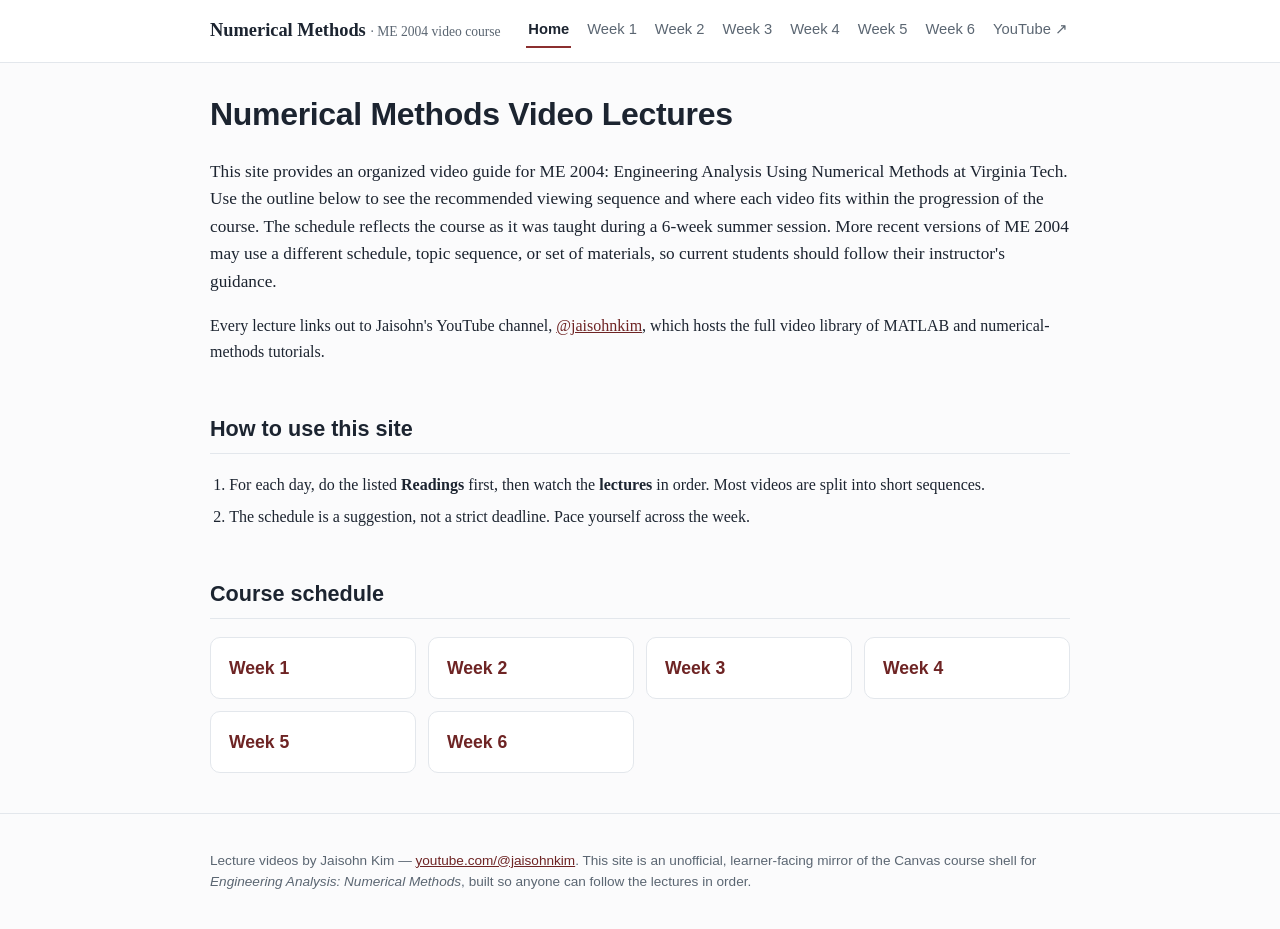
<file: docs/index.html>
<!DOCTYPE html>
<html lang="en">
<head>
<meta charset="UTF-8">
<meta name="viewport" content="width=device-width, initial-scale=1.0">
<title>Home · Numerical Methods (ME 2004)</title>
<meta name="description" content="An unofficial mirror of the ME 2004 Numerical Methods Canvas course shell, organized week by week with links to every lecture video.">
<link rel="stylesheet" href="assets/style.css">
<link rel="icon" href="data:,">
</head>
<body>
<header class="site-header">
  <div class="wrap">
    <a class="brand" href="index.html">Numerical&nbsp;Methods <span>· ME 2004 video course</span></a>
    <nav>
      <a href="index.html" class="active">Home</a>
      <a href="week1.html" class="">Week 1</a>
      <a href="week2.html" class="">Week 2</a>
      <a href="week3.html" class="">Week 3</a>
      <a href="week4.html" class="">Week 4</a>
      <a href="week5.html" class="">Week 5</a>
      <a href="week6.html" class="">Week 6</a>
      <a href="https://www.youtube.com/@jaisohnkim/videos" target="_blank" rel="noopener">YouTube ↗</a>
    </nav>
  </div>
</header>
<main class="wrap">

<section class="hero">
  <h1>Numerical Methods Video Lectures</h1>
  <p class="lede">This site provides an organized video guide for ME 2004: Engineering Analysis Using Numerical Methods at Virginia Tech.
  Use the outline below to see the recommended viewing sequence and where each video fits within the progression of the course.

The schedule reflects the course as it was taught during a 6-week summer session. More recent versions of ME 2004 may use a different schedule, topic sequence, or set of materials, so current students should follow their instructor's guidance.</p>
  <p>Every lecture links out to Jaisohn's YouTube channel,
     <a href="https://www.youtube.com/@jaisohnkim" target="_blank" rel="noopener">@jaisohnkim</a>, which hosts the full video library
     of MATLAB and numerical-methods tutorials.</p>
</section>

<section>
  <h2>How to use this site</h2>
  <ol class="howto">
    <li>For each day, do the listed <strong>Readings</strong> first, then watch the <strong>lectures</strong>
        in order. Most videos are split into short sequences.</li>
    <li>The schedule is a suggestion, not a strict deadline. Pace yourself across the week.</li>
  </ol>
</section>

<section>
  <h2>Course schedule</h2>
  <div class="weekgrid">
    
        <a class="weekcard" href="week1.html">
          <h3>Week 1</h3>
        </a>
        <a class="weekcard" href="week2.html">
          <h3>Week 2</h3>
        </a>
        <a class="weekcard" href="week3.html">
          <h3>Week 3</h3>
        </a>
        <a class="weekcard" href="week4.html">
          <h3>Week 4</h3>
        </a>
        <a class="weekcard" href="week5.html">
          <h3>Week 5</h3>
        </a>
        <a class="weekcard" href="week6.html">
          <h3>Week 6</h3>
        </a>
  </div>
</section>



</main>
<footer class="site-footer">
  <div class="wrap">
    <p>Lecture videos by Jaisohn Kim — <a href="https://www.youtube.com/@jaisohnkim" target="_blank" rel="noopener">youtube.com/@jaisohnkim</a>.
    This site is an unofficial, learner-facing mirror of the Canvas course shell for
    <em>Engineering Analysis: Numerical Methods</em>, built so anyone can follow the lectures in order.</p>
  </div>
</footer>
</body>
</html>
</file>
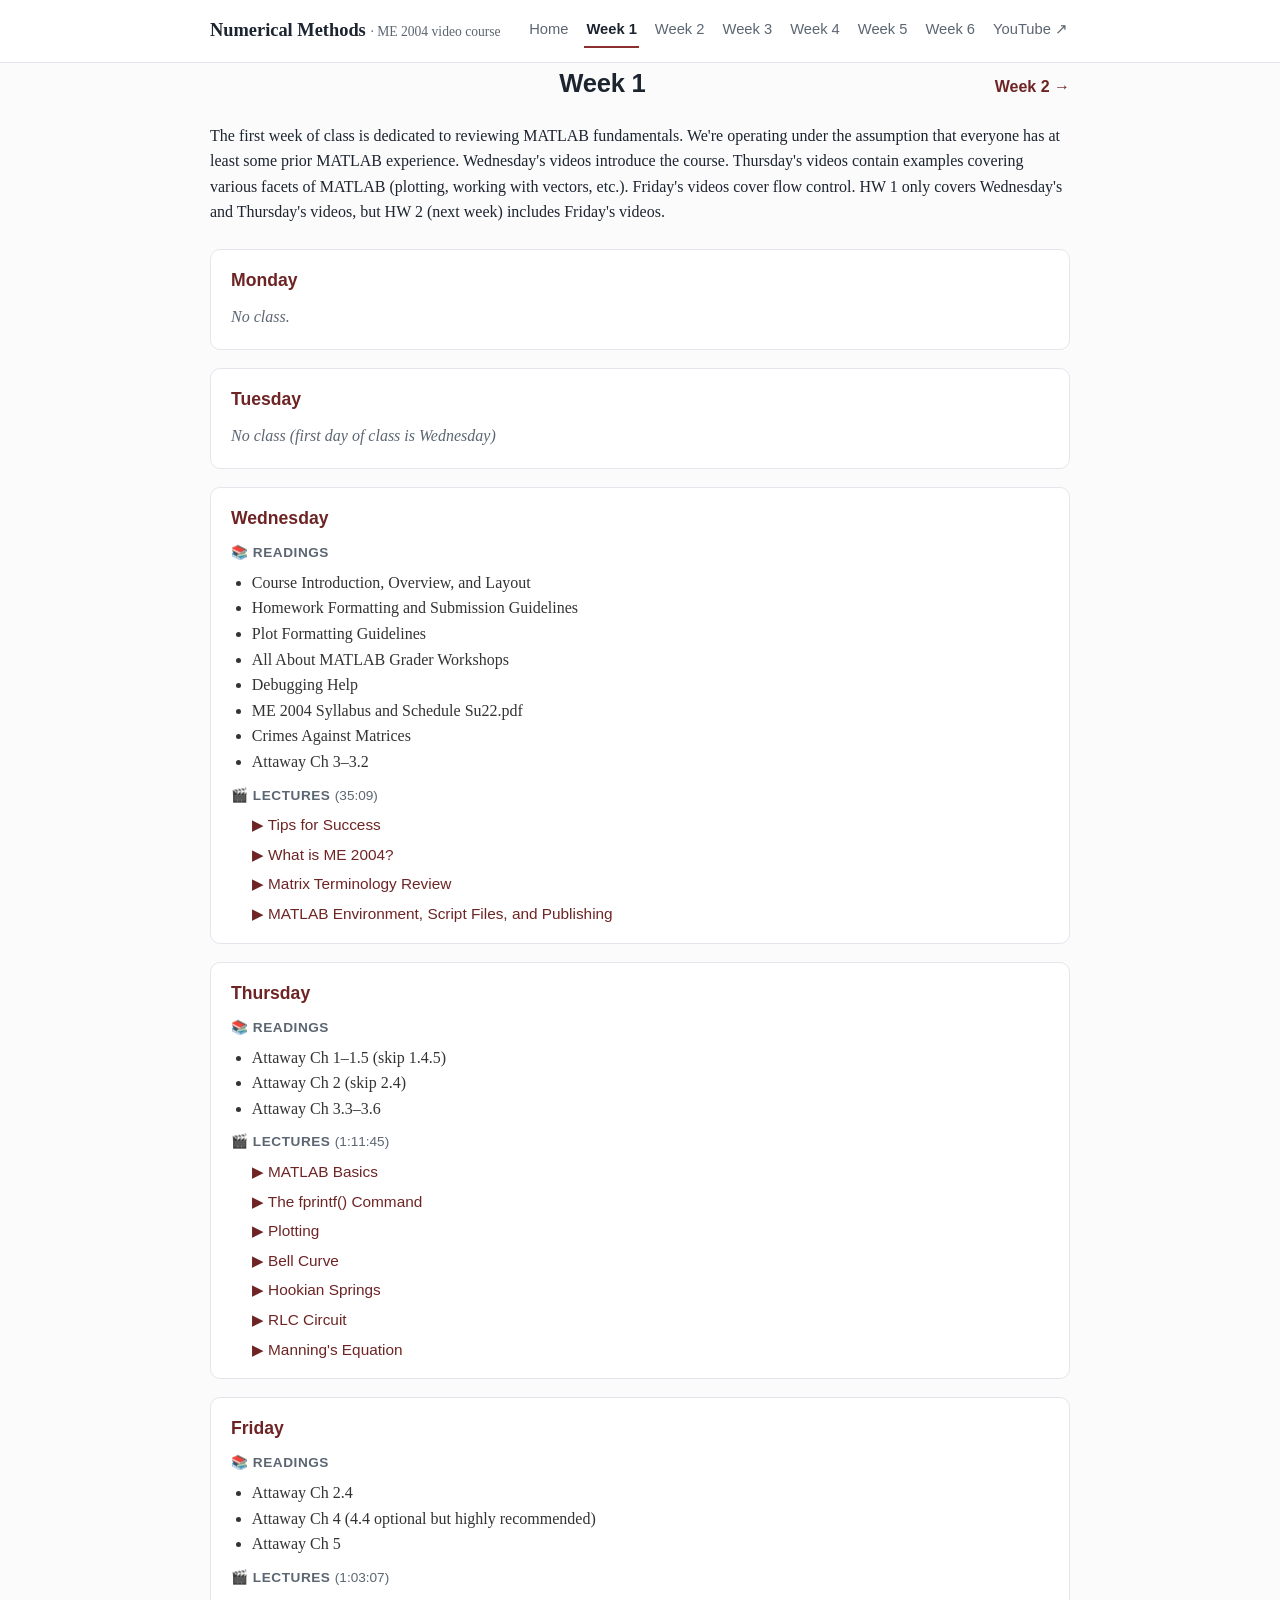
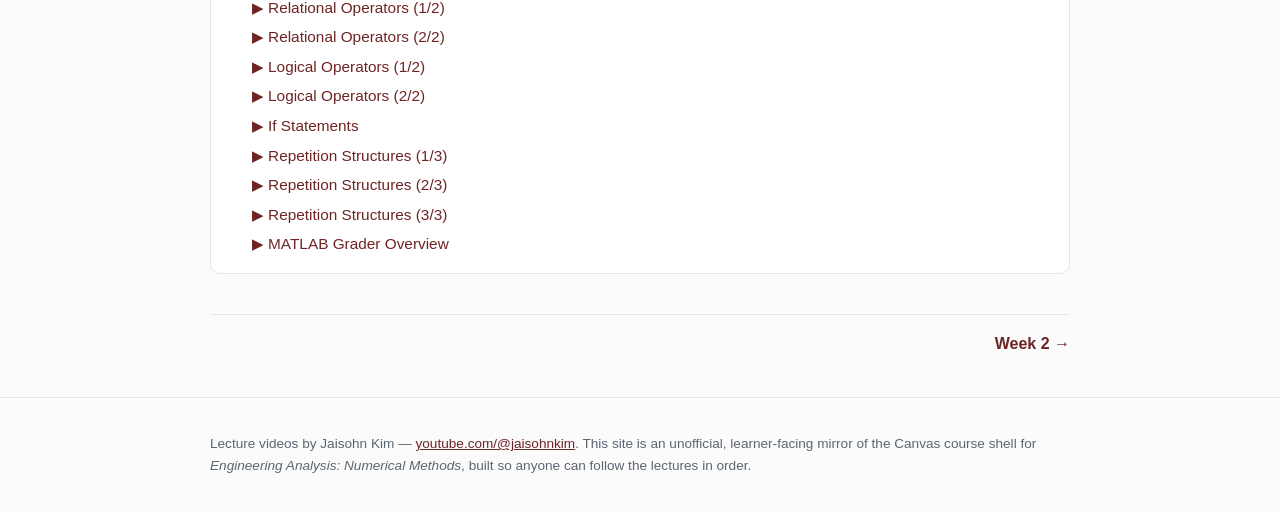
<file: docs/week1.html>
<!DOCTYPE html>
<html lang="en">
<head>
<meta charset="UTF-8">
<meta name="viewport" content="width=device-width, initial-scale=1.0">
<title>Week 1 · Numerical Methods (ME 2004)</title>
<meta name="description" content="Week 1 reading and lecture schedule for ME 2004.">
<link rel="stylesheet" href="assets/style.css">
<link rel="icon" href="data:,">
</head>
<body>
<header class="site-header">
  <div class="wrap">
    <a class="brand" href="index.html">Numerical&nbsp;Methods <span>· ME 2004 video course</span></a>
    <nav>
      <a href="index.html" class="">Home</a>
      <a href="week1.html" class="active">Week 1</a>
      <a href="week2.html" class="">Week 2</a>
      <a href="week3.html" class="">Week 3</a>
      <a href="week4.html" class="">Week 4</a>
      <a href="week5.html" class="">Week 5</a>
      <a href="week6.html" class="">Week 6</a>
      <a href="https://www.youtube.com/@jaisohnkim/videos" target="_blank" rel="noopener">YouTube ↗</a>
    </nav>
  </div>
</header>
<main class="wrap">

<div class="weeknav"><span></span><h1>Week 1</h1><a href="week2.html" class="prevnext">Week 2 →</a></div>
<p class="blurb">The first week of class is dedicated to reviewing MATLAB fundamentals. We&#x27;re operating under
    the assumption that everyone has at least some prior MATLAB experience. Wednesday&#x27;s videos introduce
    the course. Thursday&#x27;s videos contain examples covering various facets of MATLAB (plotting, working
    with vectors, etc.). Friday&#x27;s videos cover flow control. HW 1 only covers Wednesday&#x27;s and Thursday&#x27;s
    videos, but HW 2 (next week) includes Friday&#x27;s videos.</p>

<div class="days">
<article class="day">
<h3>Monday</h3>
<p class="note">No class.</p>
</article>
<article class="day">
<h3>Tuesday</h3>
<p class="note">No class (first day of class is Wednesday)</p>
</article>
<article class="day">
<h3>Wednesday</h3>
<div class="col readings"><h4>📚 Readings</h4><ul>
<li>Course Introduction, Overview, and Layout</li>
<li>Homework Formatting and Submission Guidelines</li>
<li>Plot Formatting Guidelines</li>
<li>All About MATLAB Grader Workshops</li>
<li>Debugging Help</li>
<li>ME 2004 Syllabus and Schedule Su22.pdf</li>
<li>Crimes Against Matrices</li>
<li>Attaway Ch 3–3.2</li>
</ul></div>
<div class="col lectures"><h4>🎬 Lectures <span class="dur">(35:09)</span></h4>
<ul class="videos">
<li><a href="https://www.youtube.com/watch?v=xTyHBlfpBPI" target="_blank" rel="noopener">▶ Tips for Success</a></li>
<li><a href="https://www.youtube.com/watch?v=2wmRbFlLDec" target="_blank" rel="noopener">▶ What is ME 2004?</a></li>
<li><a href="https://www.youtube.com/watch?v=OwTsm3aCQMY" target="_blank" rel="noopener">▶ Matrix Terminology Review</a></li>
<li><a href="https://www.youtube.com/watch?v=qx6NQAIx7-Y" target="_blank" rel="noopener">▶ MATLAB Environment, Script Files, and Publishing</a></li>
</ul>
</div>
</article>
<article class="day">
<h3>Thursday</h3>
<div class="col readings"><h4>📚 Readings</h4><ul>
<li>Attaway Ch 1–1.5 (skip 1.4.5)</li>
<li>Attaway Ch 2 (skip 2.4)</li>
<li>Attaway Ch 3.3–3.6</li>
</ul></div>
<div class="col lectures"><h4>🎬 Lectures <span class="dur">(1:11:45)</span></h4>
<ul class="videos">
<li><a href="https://www.youtube.com/watch?v=mw-zAnGnEsM" target="_blank" rel="noopener">▶ MATLAB Basics</a></li>
<li><a href="https://www.youtube.com/watch?v=P0X3iDqHYRw" target="_blank" rel="noopener">▶ The fprintf() Command</a></li>
<li><a href="https://www.youtube.com/watch?v=1bgfMs_44NE" target="_blank" rel="noopener">▶ Plotting</a></li>
<li><a href="https://www.youtube.com/watch?v=mWJWb-uBwaU" target="_blank" rel="noopener">▶ Bell Curve</a></li>
<li><a href="https://www.youtube.com/watch?v=1RgVqHmqwZo" target="_blank" rel="noopener">▶ Hookian Springs</a></li>
<li><a href="https://www.youtube.com/watch?v=X4wmyrQUi-8" target="_blank" rel="noopener">▶ RLC Circuit</a></li>
<li><a href="https://www.youtube.com/watch?v=Q2Qkd1mnGAc" target="_blank" rel="noopener">▶ Manning&#x27;s Equation</a></li>
</ul>
</div>
</article>
<article class="day">
<h3>Friday</h3>
<div class="col readings"><h4>📚 Readings</h4><ul>
<li>Attaway Ch 2.4</li>
<li>Attaway Ch 4 (4.4 optional but highly recommended)</li>
<li>Attaway Ch 5</li>
</ul></div>
<div class="col lectures"><h4>🎬 Lectures <span class="dur">(1:03:07)</span></h4>
<ul class="videos">
<li><a href="https://www.youtube.com/watch?v=_RPRt4Dxlm8" target="_blank" rel="noopener">▶ Relational Operators (1/2)</a></li>
<li><a href="https://www.youtube.com/watch?v=Z_kzlvlARck" target="_blank" rel="noopener">▶ Relational Operators (2/2)</a></li>
<li><a href="https://www.youtube.com/watch?v=lLunlQi5QA8" target="_blank" rel="noopener">▶ Logical Operators (1/2)</a></li>
<li><a href="https://www.youtube.com/watch?v=2IUnjWjjw1o" target="_blank" rel="noopener">▶ Logical Operators (2/2)</a></li>
<li><a href="https://www.youtube.com/watch?v=nhtbycofPCc" target="_blank" rel="noopener">▶ If Statements</a></li>
<li><a href="https://www.youtube.com/watch?v=B4xDHuwgyvs" target="_blank" rel="noopener">▶ Repetition Structures (1/3)</a></li>
<li><a href="https://www.youtube.com/watch?v=1Nbu6rU4VEQ" target="_blank" rel="noopener">▶ Repetition Structures (2/3)</a></li>
<li><a href="https://www.youtube.com/watch?v=YUBkeC8fchw" target="_blank" rel="noopener">▶ Repetition Structures (3/3)</a></li>
<li><a href="https://www.youtube.com/watch?v=WHYLlmw4wO8" target="_blank" rel="noopener">▶ MATLAB Grader Overview</a></li>
</ul>
</div>
</article>
</div>
<div class="weeknav bottom"><span></span><a href="week2.html" class="prevnext">Week 2 →</a></div>

</main>
<footer class="site-footer">
  <div class="wrap">
    <p>Lecture videos by Jaisohn Kim — <a href="https://www.youtube.com/@jaisohnkim" target="_blank" rel="noopener">youtube.com/@jaisohnkim</a>.
    This site is an unofficial, learner-facing mirror of the Canvas course shell for
    <em>Engineering Analysis: Numerical Methods</em>, built so anyone can follow the lectures in order.</p>
  </div>
</footer>
</body>
</html>
</file>
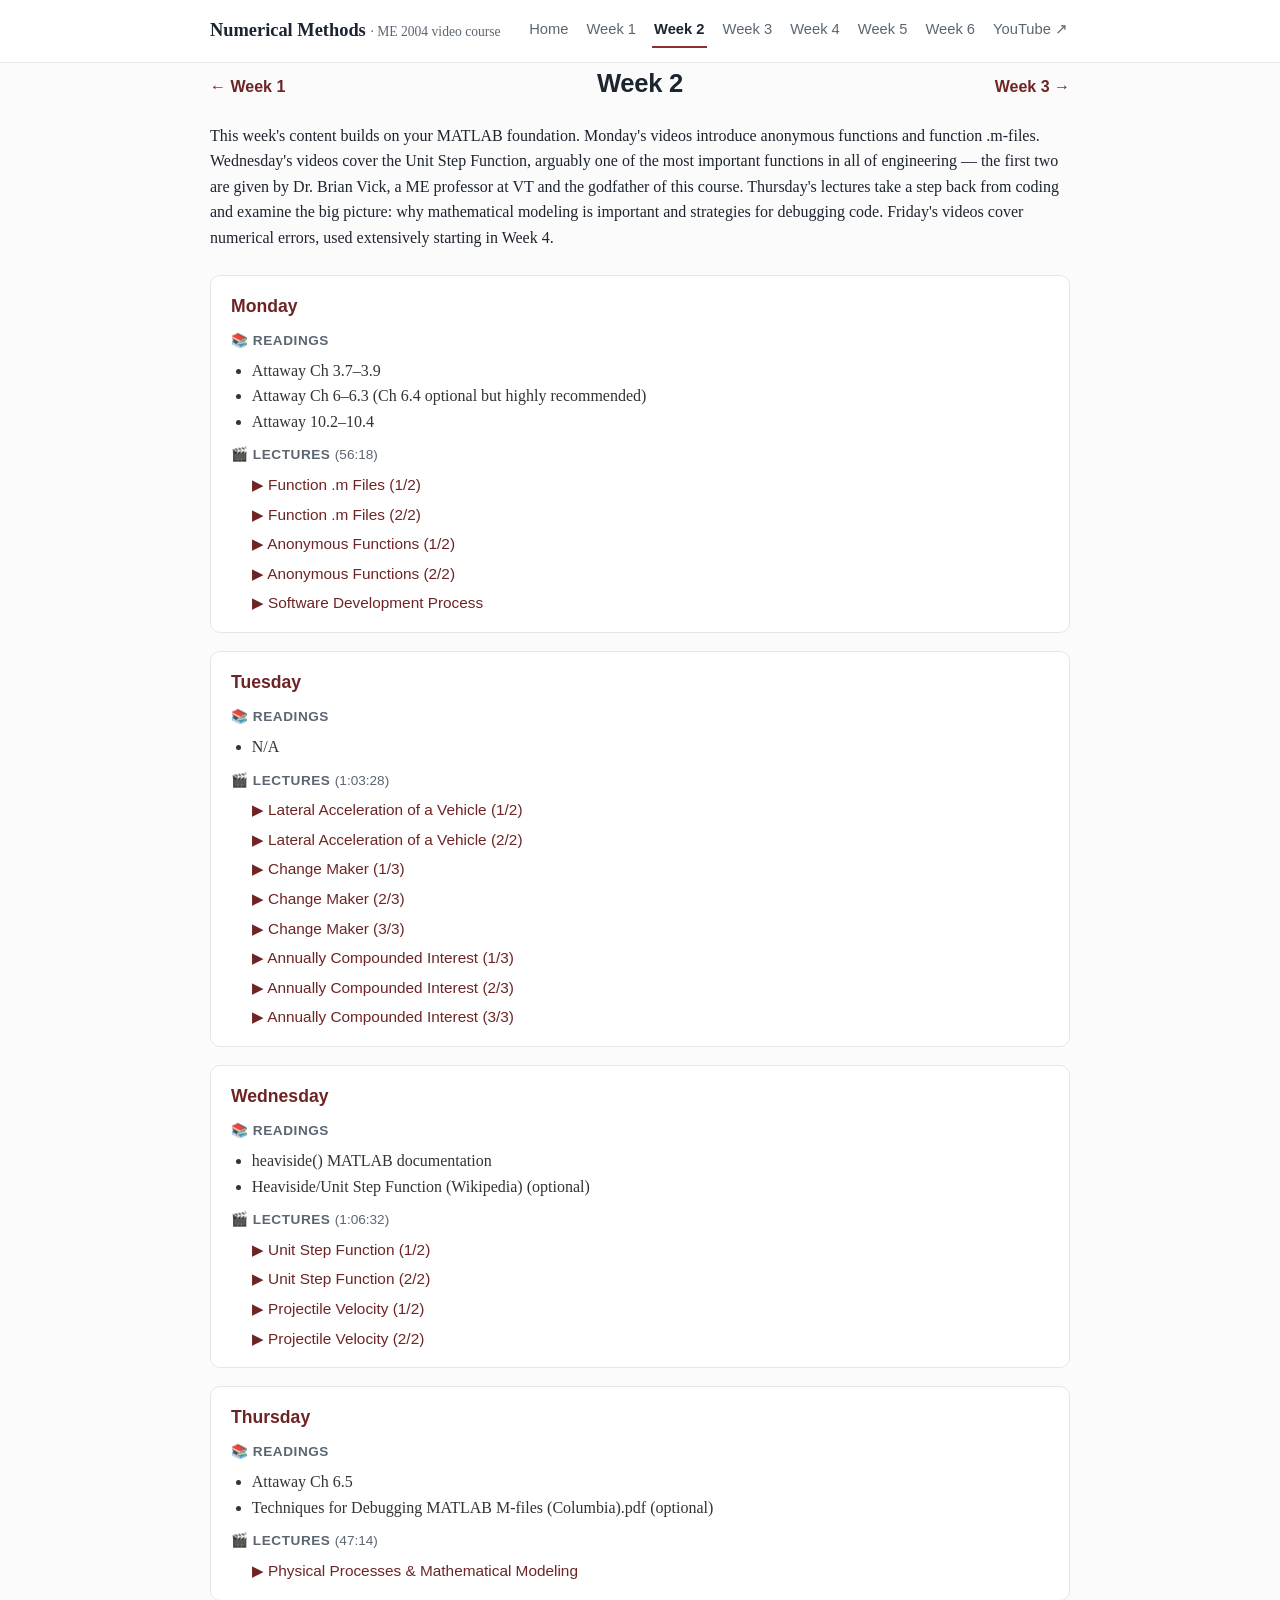
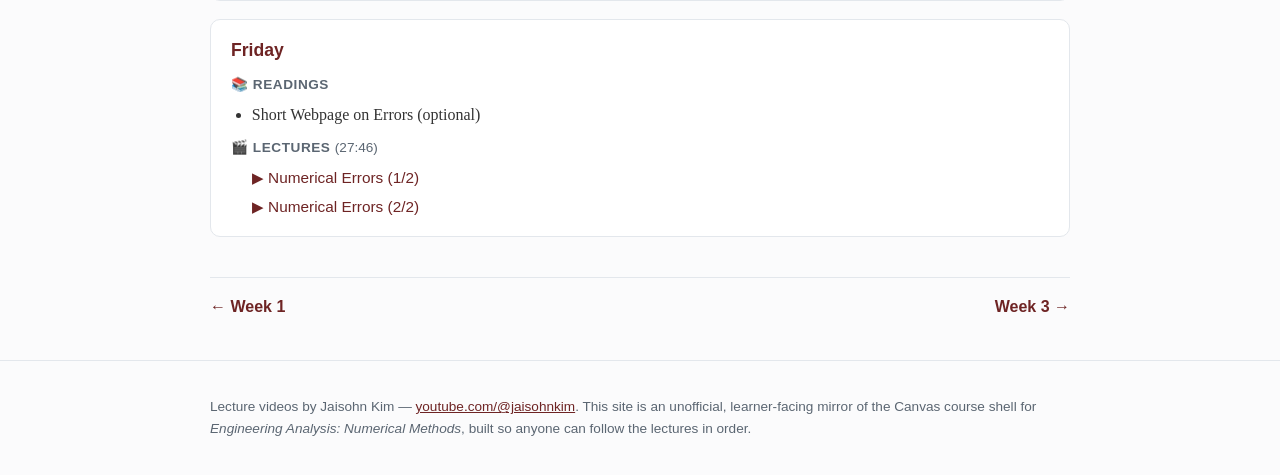
<file: docs/week2.html>
<!DOCTYPE html>
<html lang="en">
<head>
<meta charset="UTF-8">
<meta name="viewport" content="width=device-width, initial-scale=1.0">
<title>Week 2 · Numerical Methods (ME 2004)</title>
<meta name="description" content="Week 2 reading and lecture schedule for ME 2004.">
<link rel="stylesheet" href="assets/style.css">
<link rel="icon" href="data:,">
</head>
<body>
<header class="site-header">
  <div class="wrap">
    <a class="brand" href="index.html">Numerical&nbsp;Methods <span>· ME 2004 video course</span></a>
    <nav>
      <a href="index.html" class="">Home</a>
      <a href="week1.html" class="">Week 1</a>
      <a href="week2.html" class="active">Week 2</a>
      <a href="week3.html" class="">Week 3</a>
      <a href="week4.html" class="">Week 4</a>
      <a href="week5.html" class="">Week 5</a>
      <a href="week6.html" class="">Week 6</a>
      <a href="https://www.youtube.com/@jaisohnkim/videos" target="_blank" rel="noopener">YouTube ↗</a>
    </nav>
  </div>
</header>
<main class="wrap">

<div class="weeknav"><a href="week1.html" class="prevnext">← Week 1</a><h1>Week 2</h1><a href="week3.html" class="prevnext">Week 3 →</a></div>
<p class="blurb">This week&#x27;s content builds on your MATLAB foundation. Monday&#x27;s videos introduce anonymous
    functions and function .m-files. Wednesday&#x27;s videos cover the Unit Step Function, arguably one of the
    most important functions in all of engineering — the first two are given by Dr. Brian Vick, a ME
    professor at VT and the godfather of this course. Thursday&#x27;s lectures take a step back from coding and
    examine the big picture: why mathematical modeling is important and strategies for debugging code.
    Friday&#x27;s videos cover numerical errors, used extensively starting in Week 4.</p>

<div class="days">
<article class="day">
<h3>Monday</h3>
<div class="col readings"><h4>📚 Readings</h4><ul>
<li>Attaway Ch 3.7–3.9</li>
<li>Attaway Ch 6–6.3 (Ch 6.4 optional but highly recommended)</li>
<li>Attaway 10.2–10.4</li>
</ul></div>
<div class="col lectures"><h4>🎬 Lectures <span class="dur">(56:18)</span></h4>
<ul class="videos">
<li><a href="https://www.youtube.com/watch?v=uLVJNrlBW5Y" target="_blank" rel="noopener">▶ Function .m Files (1/2)</a></li>
<li><a href="https://www.youtube.com/watch?v=dxRRl6Yh8-c" target="_blank" rel="noopener">▶ Function .m Files (2/2)</a></li>
<li><a href="https://www.youtube.com/watch?v=qHTfGIqK04k" target="_blank" rel="noopener">▶ Anonymous Functions (1/2)</a></li>
<li><a href="https://www.youtube.com/watch?v=KRb4Oetbkq4" target="_blank" rel="noopener">▶ Anonymous Functions (2/2)</a></li>
<li><a href="https://www.youtube.com/watch?v=9mIsWGLMF4Y" target="_blank" rel="noopener">▶ Software Development Process</a></li>
</ul>
</div>
</article>
<article class="day">
<h3>Tuesday</h3>
<div class="col readings"><h4>📚 Readings</h4><ul>
<li>N/A</li>
</ul></div>
<div class="col lectures"><h4>🎬 Lectures <span class="dur">(1:03:28)</span></h4>
<ul class="videos">
<li><a href="https://www.youtube.com/watch?v=3m1gJ-L7dHo" target="_blank" rel="noopener">▶ Lateral Acceleration of a Vehicle (1/2)</a></li>
<li><a href="https://www.youtube.com/watch?v=qY0aqMuFT3c" target="_blank" rel="noopener">▶ Lateral Acceleration of a Vehicle (2/2)</a></li>
<li><a href="https://www.youtube.com/watch?v=pFCVttATL50" target="_blank" rel="noopener">▶ Change Maker (1/3)</a></li>
<li><a href="https://www.youtube.com/watch?v=pZDU1fHA4OA" target="_blank" rel="noopener">▶ Change Maker (2/3)</a></li>
<li><a href="https://www.youtube.com/watch?v=OWD5sttUU88" target="_blank" rel="noopener">▶ Change Maker (3/3)</a></li>
<li><a href="https://www.youtube.com/watch?v=OAiG-dX6dcQ" target="_blank" rel="noopener">▶ Annually Compounded Interest (1/3)</a></li>
<li><a href="https://www.youtube.com/watch?v=dzzYXya9s64" target="_blank" rel="noopener">▶ Annually Compounded Interest (2/3)</a></li>
<li><a href="https://www.youtube.com/watch?v=PMoi8QR-fDs" target="_blank" rel="noopener">▶ Annually Compounded Interest (3/3)</a></li>
</ul>
</div>
</article>
<article class="day">
<h3>Wednesday</h3>
<div class="col readings"><h4>📚 Readings</h4><ul>
<li>heaviside() MATLAB documentation</li>
<li>Heaviside/Unit Step Function (Wikipedia) (optional)</li>
</ul></div>
<div class="col lectures"><h4>🎬 Lectures <span class="dur">(1:06:32)</span></h4>
<ul class="videos">
<li><a href="https://www.youtube.com/watch?v=G3txcntNZWQ" target="_blank" rel="noopener">▶ Unit Step Function (1/2)</a></li>
<li><a href="https://www.youtube.com/watch?v=U5Jx2N0ezG4" target="_blank" rel="noopener">▶ Unit Step Function (2/2)</a></li>
<li><a href="https://www.youtube.com/watch?v=QiqcFKPIwWQ" target="_blank" rel="noopener">▶ Projectile Velocity (1/2)</a></li>
<li><a href="https://www.youtube.com/watch?v=LXTBGlS3KBM" target="_blank" rel="noopener">▶ Projectile Velocity (2/2)</a></li>
</ul>
</div>
</article>
<article class="day">
<h3>Thursday</h3>
<div class="col readings"><h4>📚 Readings</h4><ul>
<li>Attaway Ch 6.5</li>
<li>Techniques for Debugging MATLAB M-files (Columbia).pdf (optional)</li>
</ul></div>
<div class="col lectures"><h4>🎬 Lectures <span class="dur">(47:14)</span></h4>
<ul class="videos">
<li><a href="https://www.youtube.com/watch?v=bHg7_d_D0_8" target="_blank" rel="noopener">▶ Physical Processes &amp; Mathematical Modeling</a></li>
</ul>
</div>
</article>
<article class="day">
<h3>Friday</h3>
<div class="col readings"><h4>📚 Readings</h4><ul>
<li>Short Webpage on Errors (optional)</li>
</ul></div>
<div class="col lectures"><h4>🎬 Lectures <span class="dur">(27:46)</span></h4>
<ul class="videos">
<li><a href="https://www.youtube.com/watch?v=b1CFNSR3f40" target="_blank" rel="noopener">▶ Numerical Errors (1/2)</a></li>
<li><a href="https://www.youtube.com/watch?v=03Lg60MTSdM" target="_blank" rel="noopener">▶ Numerical Errors (2/2)</a></li>
</ul>
</div>
</article>
</div>
<div class="weeknav bottom"><a href="week1.html" class="prevnext">← Week 1</a><a href="week3.html" class="prevnext">Week 3 →</a></div>

</main>
<footer class="site-footer">
  <div class="wrap">
    <p>Lecture videos by Jaisohn Kim — <a href="https://www.youtube.com/@jaisohnkim" target="_blank" rel="noopener">youtube.com/@jaisohnkim</a>.
    This site is an unofficial, learner-facing mirror of the Canvas course shell for
    <em>Engineering Analysis: Numerical Methods</em>, built so anyone can follow the lectures in order.</p>
  </div>
</footer>
</body>
</html>
</file>
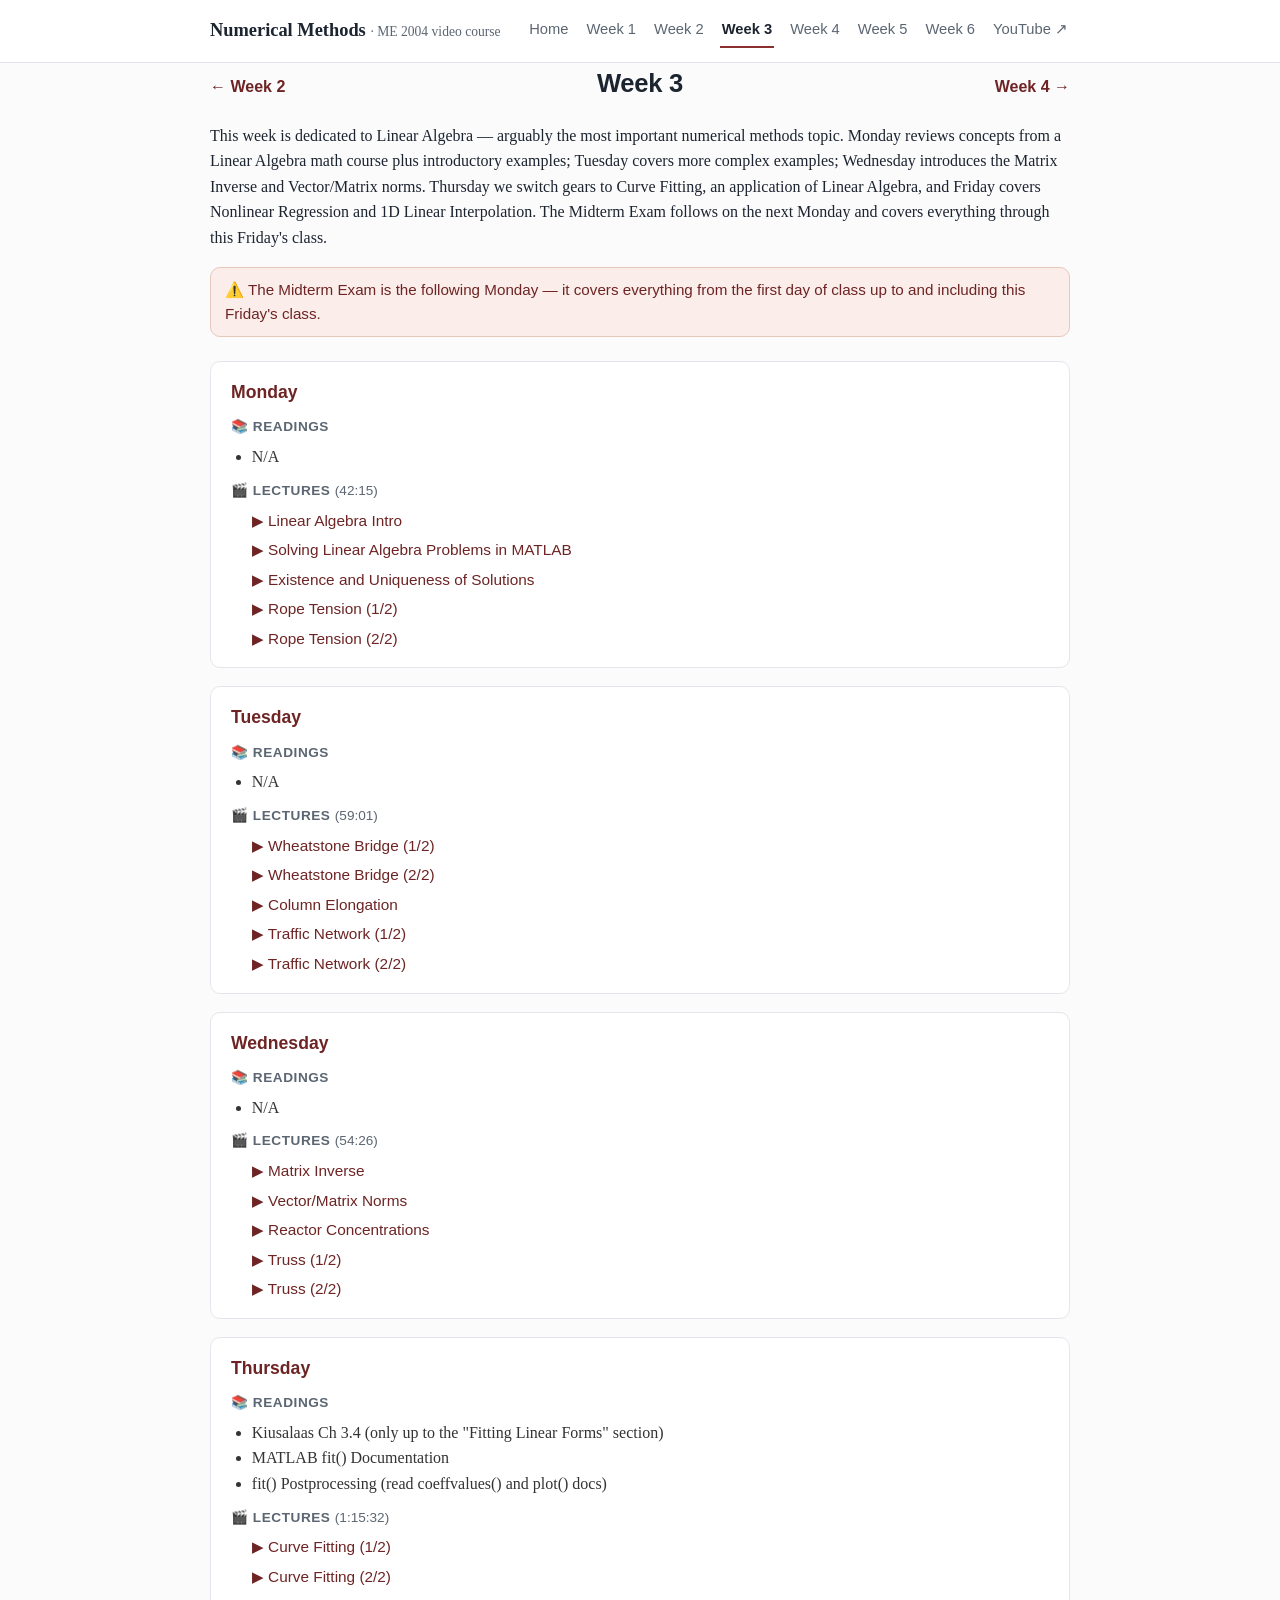
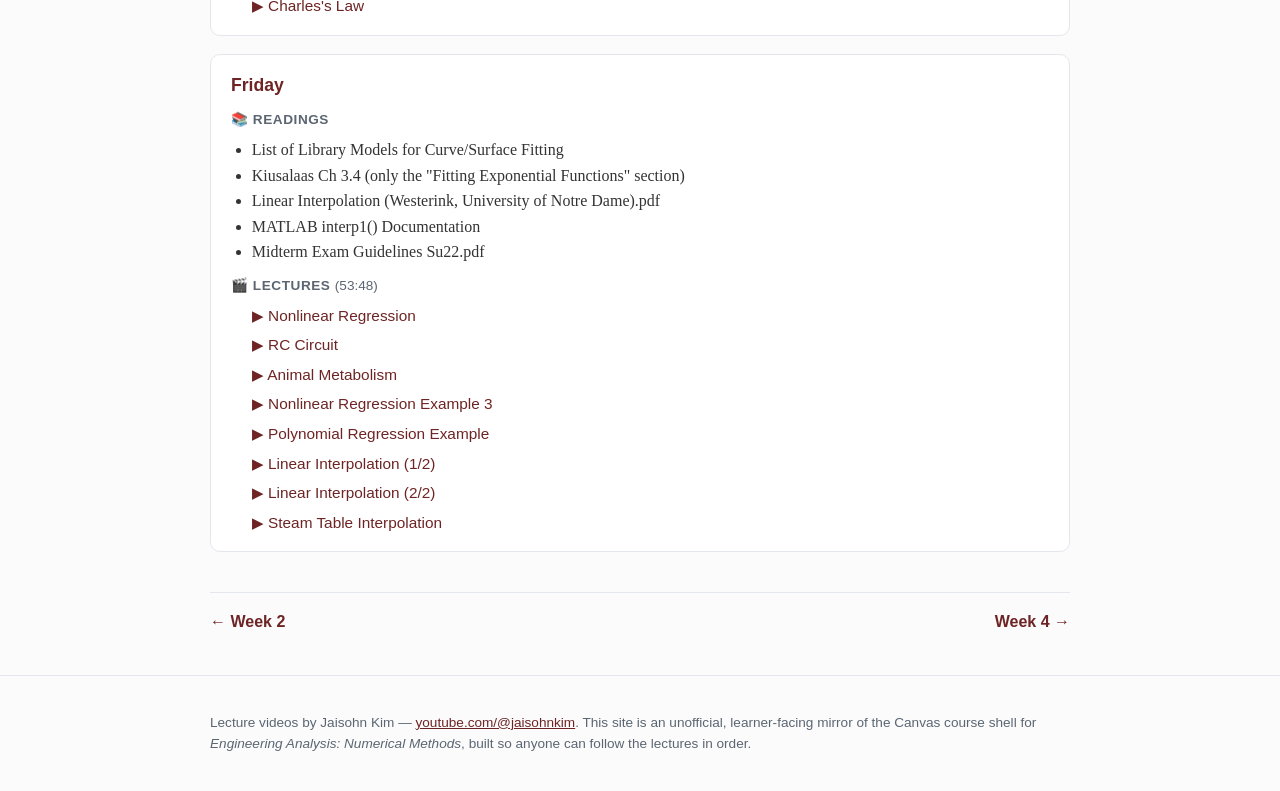
<file: docs/week3.html>
<!DOCTYPE html>
<html lang="en">
<head>
<meta charset="UTF-8">
<meta name="viewport" content="width=device-width, initial-scale=1.0">
<title>Week 3 · Numerical Methods (ME 2004)</title>
<meta name="description" content="Week 3 reading and lecture schedule for ME 2004.">
<link rel="stylesheet" href="assets/style.css">
<link rel="icon" href="data:,">
</head>
<body>
<header class="site-header">
  <div class="wrap">
    <a class="brand" href="index.html">Numerical&nbsp;Methods <span>· ME 2004 video course</span></a>
    <nav>
      <a href="index.html" class="">Home</a>
      <a href="week1.html" class="">Week 1</a>
      <a href="week2.html" class="">Week 2</a>
      <a href="week3.html" class="active">Week 3</a>
      <a href="week4.html" class="">Week 4</a>
      <a href="week5.html" class="">Week 5</a>
      <a href="week6.html" class="">Week 6</a>
      <a href="https://www.youtube.com/@jaisohnkim/videos" target="_blank" rel="noopener">YouTube ↗</a>
    </nav>
  </div>
</header>
<main class="wrap">

<div class="weeknav"><a href="week2.html" class="prevnext">← Week 2</a><h1>Week 3</h1><a href="week4.html" class="prevnext">Week 4 →</a></div>
<p class="blurb">This week is dedicated to Linear Algebra — arguably the most important numerical methods
    topic. Monday reviews concepts from a Linear Algebra math course plus introductory examples; Tuesday
    covers more complex examples; Wednesday introduces the Matrix Inverse and Vector/Matrix norms.
    Thursday we switch gears to Curve Fitting, an application of Linear Algebra, and Friday covers
    Nonlinear Regression and 1D Linear Interpolation. The Midterm Exam follows on the next Monday and
    covers everything through this Friday&#x27;s class.</p>
<p class="callout">⚠️ The Midterm Exam is the following Monday — it covers everything from the first day of class up to and including this Friday&#x27;s class.</p>
<div class="days">
<article class="day">
<h3>Monday</h3>
<div class="col readings"><h4>📚 Readings</h4><ul>
<li>N/A</li>
</ul></div>
<div class="col lectures"><h4>🎬 Lectures <span class="dur">(42:15)</span></h4>
<ul class="videos">
<li><a href="https://www.youtube.com/watch?v=JJgJZzDawNo" target="_blank" rel="noopener">▶ Linear Algebra Intro</a></li>
<li><a href="https://www.youtube.com/watch?v=P1NyusxiLEY" target="_blank" rel="noopener">▶ Solving Linear Algebra Problems in MATLAB</a></li>
<li><a href="https://www.youtube.com/watch?v=lI9g9rwwRtg" target="_blank" rel="noopener">▶ Existence and Uniqueness of Solutions</a></li>
<li><a href="https://www.youtube.com/watch?v=MRPWcAlhHAs" target="_blank" rel="noopener">▶ Rope Tension (1/2)</a></li>
<li><a href="https://www.youtube.com/watch?v=9IkSMr9ivPc" target="_blank" rel="noopener">▶ Rope Tension (2/2)</a></li>
</ul>
</div>
</article>
<article class="day">
<h3>Tuesday</h3>
<div class="col readings"><h4>📚 Readings</h4><ul>
<li>N/A</li>
</ul></div>
<div class="col lectures"><h4>🎬 Lectures <span class="dur">(59:01)</span></h4>
<ul class="videos">
<li><a href="https://www.youtube.com/watch?v=THIdS9IW714" target="_blank" rel="noopener">▶ Wheatstone Bridge (1/2)</a></li>
<li><a href="https://www.youtube.com/watch?v=nZOg15CLsWk" target="_blank" rel="noopener">▶ Wheatstone Bridge (2/2)</a></li>
<li><a href="https://www.youtube.com/watch?v=Ys1DgXpQgd4" target="_blank" rel="noopener">▶ Column Elongation</a></li>
<li><a href="https://www.youtube.com/watch?v=HgdSAe8tqNs" target="_blank" rel="noopener">▶ Traffic Network (1/2)</a></li>
<li><a href="https://www.youtube.com/watch?v=A5AvITOu5jE" target="_blank" rel="noopener">▶ Traffic Network (2/2)</a></li>
</ul>
</div>
</article>
<article class="day">
<h3>Wednesday</h3>
<div class="col readings"><h4>📚 Readings</h4><ul>
<li>N/A</li>
</ul></div>
<div class="col lectures"><h4>🎬 Lectures <span class="dur">(54:26)</span></h4>
<ul class="videos">
<li><a href="https://www.youtube.com/watch?v=xN8TOBw2nGg" target="_blank" rel="noopener">▶ Matrix Inverse</a></li>
<li><a href="https://www.youtube.com/watch?v=y0AjJeeWoNM" target="_blank" rel="noopener">▶ Vector/Matrix Norms</a></li>
<li><a href="https://www.youtube.com/watch?v=OvQBZ7JB49c" target="_blank" rel="noopener">▶ Reactor Concentrations</a></li>
<li><a href="https://www.youtube.com/watch?v=qlB3zagYYR8" target="_blank" rel="noopener">▶ Truss (1/2)</a></li>
<li><a href="https://www.youtube.com/watch?v=NxTFpE16Fzk" target="_blank" rel="noopener">▶ Truss (2/2)</a></li>
</ul>
</div>
</article>
<article class="day">
<h3>Thursday</h3>
<div class="col readings"><h4>📚 Readings</h4><ul>
<li>Kiusalaas Ch 3.4 (only up to the &quot;Fitting Linear Forms&quot; section)</li>
<li>MATLAB fit() Documentation</li>
<li>fit() Postprocessing (read coeffvalues() and plot() docs)</li>
</ul></div>
<div class="col lectures"><h4>🎬 Lectures <span class="dur">(1:15:32)</span></h4>
<ul class="videos">
<li><a href="https://www.youtube.com/watch?v=nBqCxq3Kp3g" target="_blank" rel="noopener">▶ Curve Fitting (1/2)</a></li>
<li><a href="https://www.youtube.com/watch?v=7oa-XQ5IK6I" target="_blank" rel="noopener">▶ Curve Fitting (2/2)</a></li>
<li><a href="https://www.youtube.com/watch?v=ZG2EIxMLyzY" target="_blank" rel="noopener">▶ Charles&#x27;s Law</a></li>
</ul>
</div>
</article>
<article class="day">
<h3>Friday</h3>
<div class="col readings"><h4>📚 Readings</h4><ul>
<li>List of Library Models for Curve/Surface Fitting</li>
<li>Kiusalaas Ch 3.4 (only the &quot;Fitting Exponential Functions&quot; section)</li>
<li>Linear Interpolation (Westerink, University of Notre Dame).pdf</li>
<li>MATLAB interp1() Documentation</li>
<li>Midterm Exam Guidelines Su22.pdf</li>
</ul></div>
<div class="col lectures"><h4>🎬 Lectures <span class="dur">(53:48)</span></h4>
<ul class="videos">
<li><a href="https://www.youtube.com/watch?v=NE4zAVloQPI" target="_blank" rel="noopener">▶ Nonlinear Regression</a></li>
<li><a href="https://www.youtube.com/watch?v=pPDnvHlziQM" target="_blank" rel="noopener">▶ RC Circuit</a></li>
<li><a href="https://www.youtube.com/watch?v=m5b-xEbpuiI" target="_blank" rel="noopener">▶ Animal Metabolism</a></li>
<li><a href="https://www.youtube.com/watch?v=zeHw9t_uHh4" target="_blank" rel="noopener">▶ Nonlinear Regression Example 3</a></li>
<li><a href="https://www.youtube.com/watch?v=LOUYI84mog0" target="_blank" rel="noopener">▶ Polynomial Regression Example</a></li>
<li><a href="https://www.youtube.com/watch?v=Yrvch1CEEtk" target="_blank" rel="noopener">▶ Linear Interpolation (1/2)</a></li>
<li><a href="https://www.youtube.com/watch?v=eV_JDYaW9Jo" target="_blank" rel="noopener">▶ Linear Interpolation (2/2)</a></li>
<li><a href="https://www.youtube.com/watch?v=pY11wvM5i3o" target="_blank" rel="noopener">▶ Steam Table Interpolation</a></li>
</ul>
</div>
</article>
</div>
<div class="weeknav bottom"><a href="week2.html" class="prevnext">← Week 2</a><a href="week4.html" class="prevnext">Week 4 →</a></div>

</main>
<footer class="site-footer">
  <div class="wrap">
    <p>Lecture videos by Jaisohn Kim — <a href="https://www.youtube.com/@jaisohnkim" target="_blank" rel="noopener">youtube.com/@jaisohnkim</a>.
    This site is an unofficial, learner-facing mirror of the Canvas course shell for
    <em>Engineering Analysis: Numerical Methods</em>, built so anyone can follow the lectures in order.</p>
  </div>
</footer>
</body>
</html>
</file>
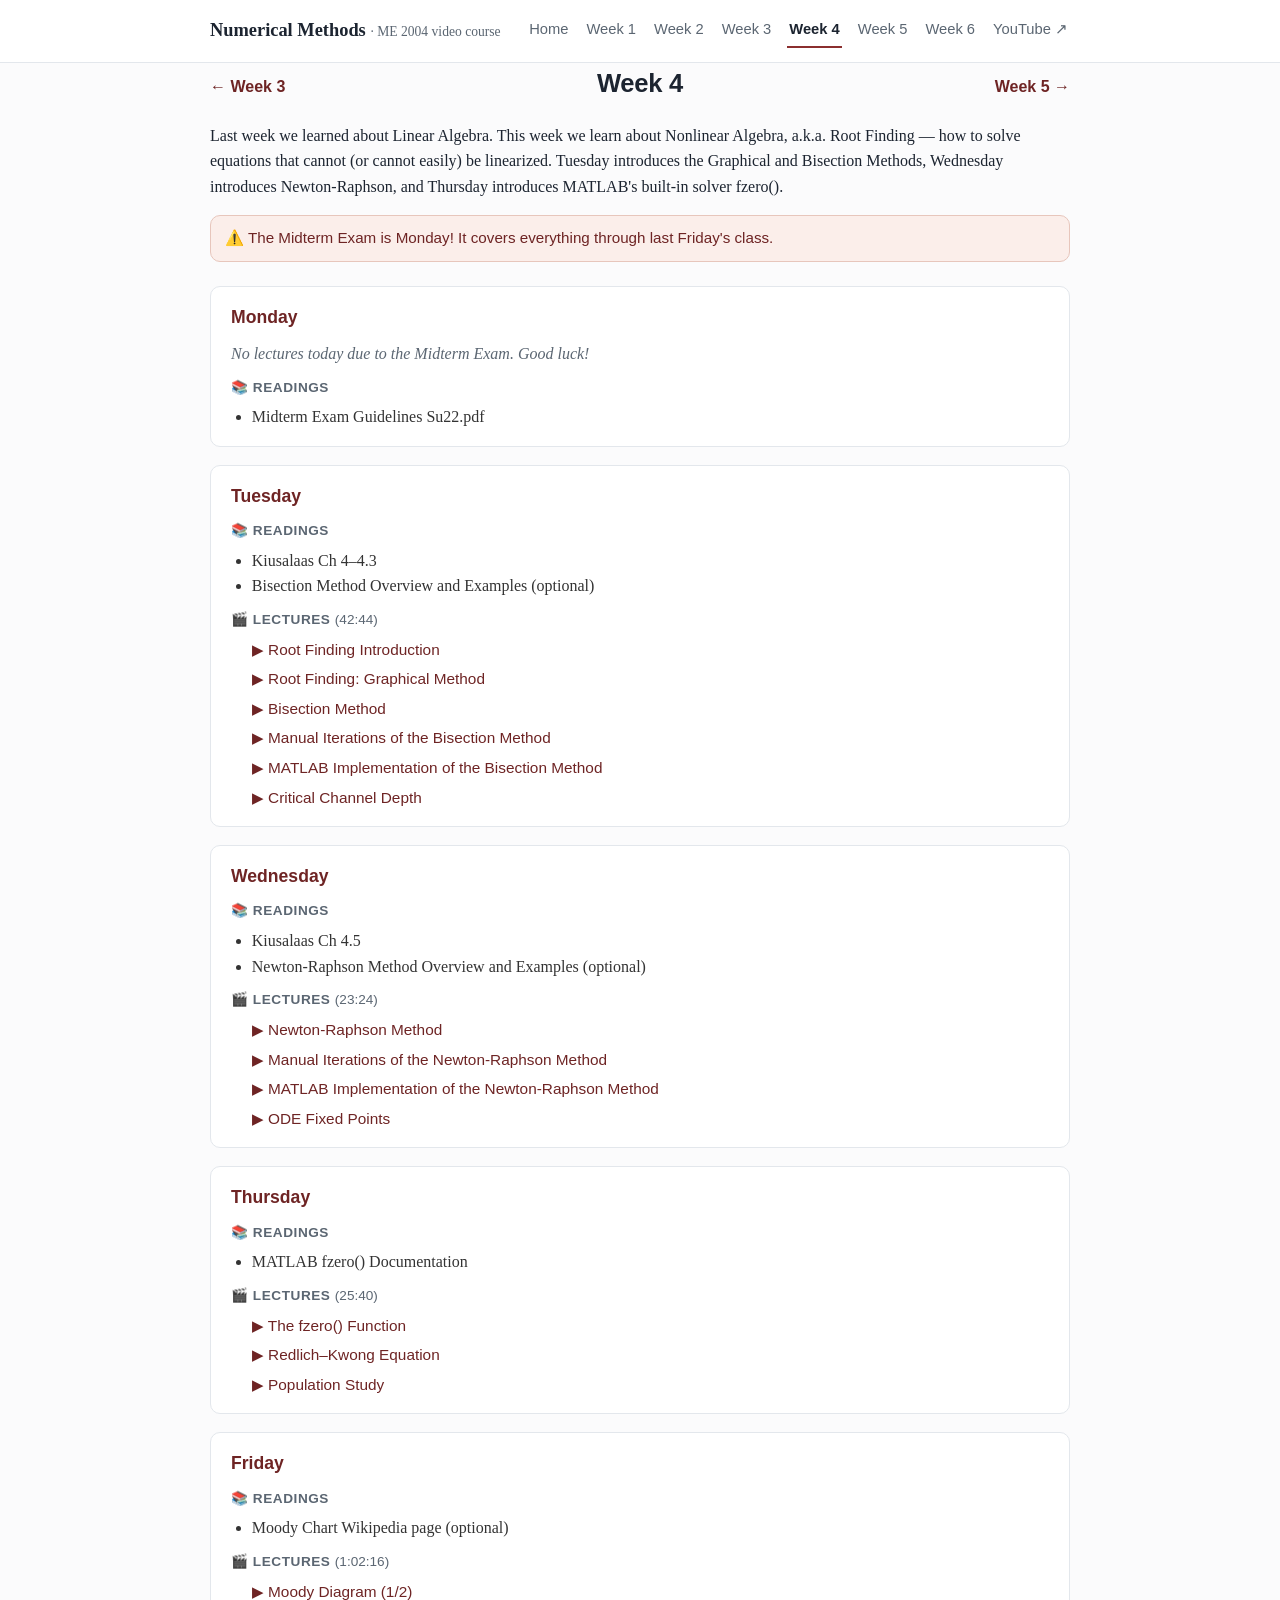
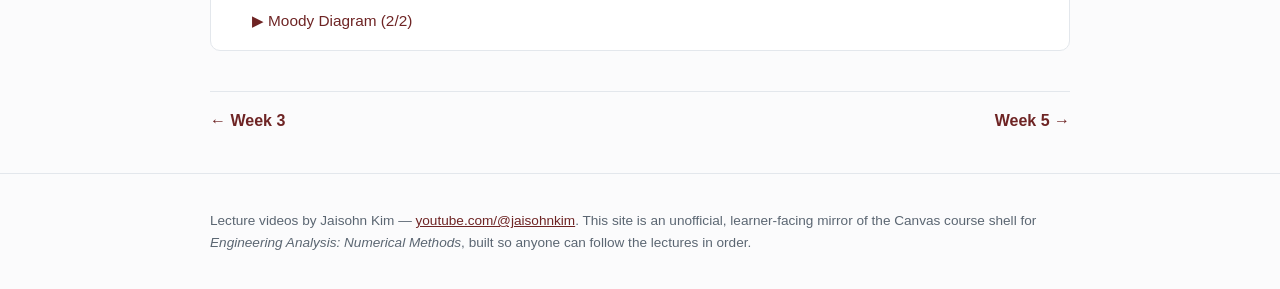
<file: docs/week4.html>
<!DOCTYPE html>
<html lang="en">
<head>
<meta charset="UTF-8">
<meta name="viewport" content="width=device-width, initial-scale=1.0">
<title>Week 4 · Numerical Methods (ME 2004)</title>
<meta name="description" content="Week 4 reading and lecture schedule for ME 2004.">
<link rel="stylesheet" href="assets/style.css">
<link rel="icon" href="data:,">
</head>
<body>
<header class="site-header">
  <div class="wrap">
    <a class="brand" href="index.html">Numerical&nbsp;Methods <span>· ME 2004 video course</span></a>
    <nav>
      <a href="index.html" class="">Home</a>
      <a href="week1.html" class="">Week 1</a>
      <a href="week2.html" class="">Week 2</a>
      <a href="week3.html" class="">Week 3</a>
      <a href="week4.html" class="active">Week 4</a>
      <a href="week5.html" class="">Week 5</a>
      <a href="week6.html" class="">Week 6</a>
      <a href="https://www.youtube.com/@jaisohnkim/videos" target="_blank" rel="noopener">YouTube ↗</a>
    </nav>
  </div>
</header>
<main class="wrap">

<div class="weeknav"><a href="week3.html" class="prevnext">← Week 3</a><h1>Week 4</h1><a href="week5.html" class="prevnext">Week 5 →</a></div>
<p class="blurb">Last week we learned about Linear Algebra. This week we learn about Nonlinear Algebra, a.k.a.
    Root Finding — how to solve equations that cannot (or cannot easily) be linearized. Tuesday introduces
    the Graphical and Bisection Methods, Wednesday introduces Newton-Raphson, and Thursday introduces
    MATLAB&#x27;s built-in solver fzero().</p>
<p class="callout">⚠️ The Midterm Exam is Monday! It covers everything through last Friday&#x27;s class.</p>
<div class="days">
<article class="day">
<h3>Monday</h3>
<p class="note">No lectures today due to the Midterm Exam. Good luck!</p>
<div class="col readings"><h4>📚 Readings</h4><ul>
<li>Midterm Exam Guidelines Su22.pdf</li>
</ul></div>
</article>
<article class="day">
<h3>Tuesday</h3>
<div class="col readings"><h4>📚 Readings</h4><ul>
<li>Kiusalaas Ch 4–4.3</li>
<li>Bisection Method Overview and Examples (optional)</li>
</ul></div>
<div class="col lectures"><h4>🎬 Lectures <span class="dur">(42:44)</span></h4>
<ul class="videos">
<li><a href="https://www.youtube.com/watch?v=UovsP6ACfJQ" target="_blank" rel="noopener">▶ Root Finding Introduction</a></li>
<li><a href="https://www.youtube.com/watch?v=wGakH9DmmZU" target="_blank" rel="noopener">▶ Root Finding: Graphical Method</a></li>
<li><a href="https://www.youtube.com/watch?v=Njyro3rv0XE" target="_blank" rel="noopener">▶ Bisection Method</a></li>
<li><a href="https://www.youtube.com/watch?v=2Va6bcNQ-6A" target="_blank" rel="noopener">▶ Manual Iterations of the Bisection Method</a></li>
<li><a href="https://www.youtube.com/watch?v=qBZoadV3v2o" target="_blank" rel="noopener">▶ MATLAB Implementation of the Bisection Method</a></li>
<li><a href="https://www.youtube.com/watch?v=Zq-jTyxsWqc" target="_blank" rel="noopener">▶ Critical Channel Depth</a></li>
</ul>
</div>
</article>
<article class="day">
<h3>Wednesday</h3>
<div class="col readings"><h4>📚 Readings</h4><ul>
<li>Kiusalaas Ch 4.5</li>
<li>Newton-Raphson Method Overview and Examples (optional)</li>
</ul></div>
<div class="col lectures"><h4>🎬 Lectures <span class="dur">(23:24)</span></h4>
<ul class="videos">
<li><a href="https://www.youtube.com/watch?v=Cavm4RduP80" target="_blank" rel="noopener">▶ Newton-Raphson Method</a></li>
<li><a href="https://www.youtube.com/watch?v=MOineRasURA" target="_blank" rel="noopener">▶ Manual Iterations of the Newton-Raphson Method</a></li>
<li><a href="https://www.youtube.com/watch?v=nW6tkLhBiIQ" target="_blank" rel="noopener">▶ MATLAB Implementation of the Newton-Raphson Method</a></li>
<li><a href="https://www.youtube.com/watch?v=DbZYXtFMV50" target="_blank" rel="noopener">▶ ODE Fixed Points</a></li>
</ul>
</div>
</article>
<article class="day">
<h3>Thursday</h3>
<div class="col readings"><h4>📚 Readings</h4><ul>
<li>MATLAB fzero() Documentation</li>
</ul></div>
<div class="col lectures"><h4>🎬 Lectures <span class="dur">(25:40)</span></h4>
<ul class="videos">
<li><a href="https://www.youtube.com/watch?v=e9SRGH-u_2g" target="_blank" rel="noopener">▶ The fzero() Function</a></li>
<li><a href="https://www.youtube.com/watch?v=2pnTsHo2qSM" target="_blank" rel="noopener">▶ Redlich–Kwong Equation</a></li>
<li><a href="https://www.youtube.com/watch?v=aGTYUodsz0g" target="_blank" rel="noopener">▶ Population Study</a></li>
</ul>
</div>
</article>
<article class="day">
<h3>Friday</h3>
<div class="col readings"><h4>📚 Readings</h4><ul>
<li>Moody Chart Wikipedia page (optional)</li>
</ul></div>
<div class="col lectures"><h4>🎬 Lectures <span class="dur">(1:02:16)</span></h4>
<ul class="videos">
<li><a href="https://www.youtube.com/watch?v=B5aHPHHZWbE" target="_blank" rel="noopener">▶ Moody Diagram (1/2)</a></li>
<li><a href="https://www.youtube.com/watch?v=SOq6UllvA1c" target="_blank" rel="noopener">▶ Moody Diagram (2/2)</a></li>
</ul>
</div>
</article>
</div>
<div class="weeknav bottom"><a href="week3.html" class="prevnext">← Week 3</a><a href="week5.html" class="prevnext">Week 5 →</a></div>

</main>
<footer class="site-footer">
  <div class="wrap">
    <p>Lecture videos by Jaisohn Kim — <a href="https://www.youtube.com/@jaisohnkim" target="_blank" rel="noopener">youtube.com/@jaisohnkim</a>.
    This site is an unofficial, learner-facing mirror of the Canvas course shell for
    <em>Engineering Analysis: Numerical Methods</em>, built so anyone can follow the lectures in order.</p>
  </div>
</footer>
</body>
</html>
</file>
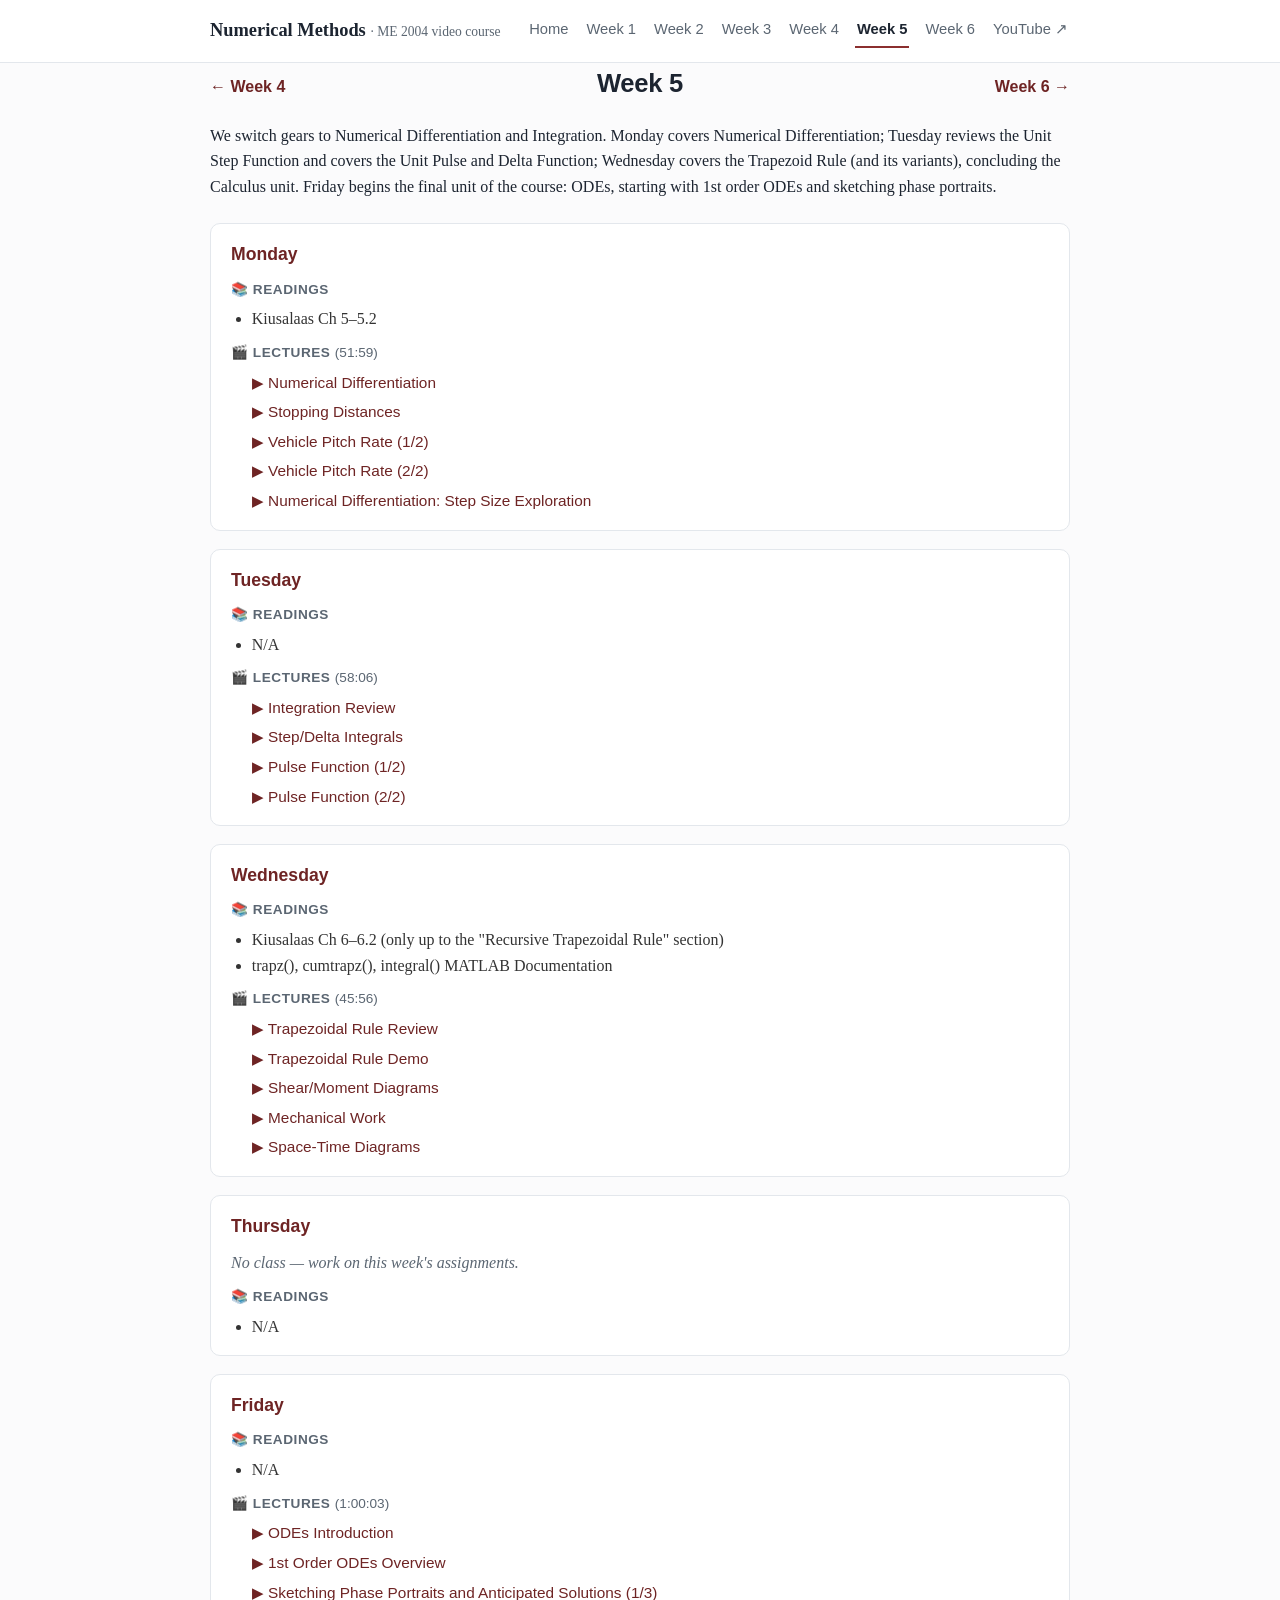
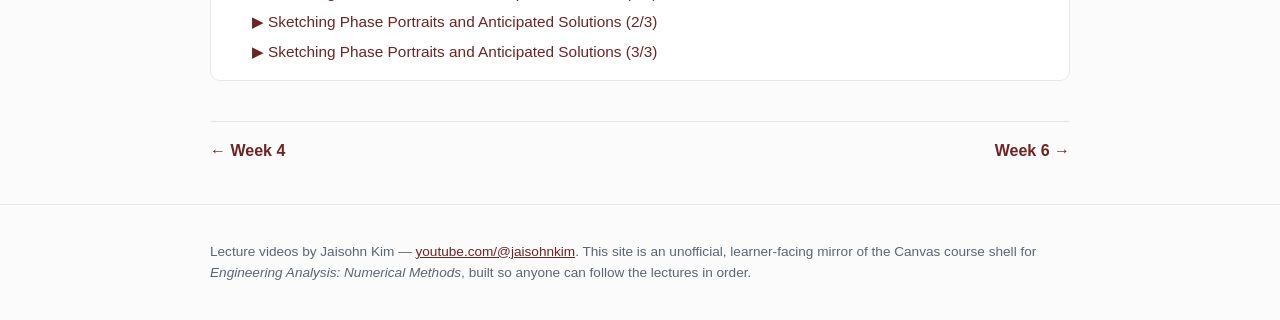
<file: docs/week5.html>
<!DOCTYPE html>
<html lang="en">
<head>
<meta charset="UTF-8">
<meta name="viewport" content="width=device-width, initial-scale=1.0">
<title>Week 5 · Numerical Methods (ME 2004)</title>
<meta name="description" content="Week 5 reading and lecture schedule for ME 2004.">
<link rel="stylesheet" href="assets/style.css">
<link rel="icon" href="data:,">
</head>
<body>
<header class="site-header">
  <div class="wrap">
    <a class="brand" href="index.html">Numerical&nbsp;Methods <span>· ME 2004 video course</span></a>
    <nav>
      <a href="index.html" class="">Home</a>
      <a href="week1.html" class="">Week 1</a>
      <a href="week2.html" class="">Week 2</a>
      <a href="week3.html" class="">Week 3</a>
      <a href="week4.html" class="">Week 4</a>
      <a href="week5.html" class="active">Week 5</a>
      <a href="week6.html" class="">Week 6</a>
      <a href="https://www.youtube.com/@jaisohnkim/videos" target="_blank" rel="noopener">YouTube ↗</a>
    </nav>
  </div>
</header>
<main class="wrap">

<div class="weeknav"><a href="week4.html" class="prevnext">← Week 4</a><h1>Week 5</h1><a href="week6.html" class="prevnext">Week 6 →</a></div>
<p class="blurb">We switch gears to Numerical Differentiation and Integration. Monday covers Numerical
    Differentiation; Tuesday reviews the Unit Step Function and covers the Unit Pulse and Delta Function;
    Wednesday covers the Trapezoid Rule (and its variants), concluding the Calculus unit. Friday begins the
    final unit of the course: ODEs, starting with 1st order ODEs and sketching phase portraits.</p>

<div class="days">
<article class="day">
<h3>Monday</h3>
<div class="col readings"><h4>📚 Readings</h4><ul>
<li>Kiusalaas Ch 5–5.2</li>
</ul></div>
<div class="col lectures"><h4>🎬 Lectures <span class="dur">(51:59)</span></h4>
<ul class="videos">
<li><a href="https://www.youtube.com/watch?v=CcDY8I9z2us" target="_blank" rel="noopener">▶ Numerical Differentiation</a></li>
<li><a href="https://www.youtube.com/watch?v=-2GGYsdim1A" target="_blank" rel="noopener">▶ Stopping Distances</a></li>
<li><a href="https://www.youtube.com/watch?v=IMYsqbV4CEg" target="_blank" rel="noopener">▶ Vehicle Pitch Rate (1/2)</a></li>
<li><a href="https://www.youtube.com/watch?v=JHtjmvLTGR4" target="_blank" rel="noopener">▶ Vehicle Pitch Rate (2/2)</a></li>
<li><a href="https://www.youtube.com/watch?v=e5JsPcfEC9s" target="_blank" rel="noopener">▶ Numerical Differentiation: Step Size Exploration</a></li>
</ul>
</div>
</article>
<article class="day">
<h3>Tuesday</h3>
<div class="col readings"><h4>📚 Readings</h4><ul>
<li>N/A</li>
</ul></div>
<div class="col lectures"><h4>🎬 Lectures <span class="dur">(58:06)</span></h4>
<ul class="videos">
<li><a href="https://www.youtube.com/watch?v=eeW88rkKBD0" target="_blank" rel="noopener">▶ Integration Review</a></li>
<li><a href="https://www.youtube.com/watch?v=bneVK6GBBxE" target="_blank" rel="noopener">▶ Step/Delta Integrals</a></li>
<li><a href="https://www.youtube.com/watch?v=PFDM-bwjq-s" target="_blank" rel="noopener">▶ Pulse Function (1/2)</a></li>
<li><a href="https://www.youtube.com/watch?v=Ta_LFoBSrQ0" target="_blank" rel="noopener">▶ Pulse Function (2/2)</a></li>
</ul>
</div>
</article>
<article class="day">
<h3>Wednesday</h3>
<div class="col readings"><h4>📚 Readings</h4><ul>
<li>Kiusalaas Ch 6–6.2 (only up to the &quot;Recursive Trapezoidal Rule&quot; section)</li>
<li>trapz(), cumtrapz(), integral() MATLAB Documentation</li>
</ul></div>
<div class="col lectures"><h4>🎬 Lectures <span class="dur">(45:56)</span></h4>
<ul class="videos">
<li><a href="https://www.youtube.com/watch?v=OuvMKQGCIBc" target="_blank" rel="noopener">▶ Trapezoidal Rule Review</a></li>
<li><a href="https://www.youtube.com/watch?v=q9FxdW0tIDE" target="_blank" rel="noopener">▶ Trapezoidal Rule Demo</a></li>
<li><a href="https://www.youtube.com/watch?v=FV_fAFvwKwk" target="_blank" rel="noopener">▶ Shear/Moment Diagrams</a></li>
<li><a href="https://www.youtube.com/watch?v=C-6f8klg_n8" target="_blank" rel="noopener">▶ Mechanical Work</a></li>
<li><a href="https://www.youtube.com/watch?v=CgSjAtgx_Lk" target="_blank" rel="noopener">▶ Space-Time Diagrams</a></li>
</ul>
</div>
</article>
<article class="day">
<h3>Thursday</h3>
<p class="note">No class — work on this week&#x27;s assignments.</p>
<div class="col readings"><h4>📚 Readings</h4><ul>
<li>N/A</li>
</ul></div>
</article>
<article class="day">
<h3>Friday</h3>
<div class="col readings"><h4>📚 Readings</h4><ul>
<li>N/A</li>
</ul></div>
<div class="col lectures"><h4>🎬 Lectures <span class="dur">(1:00:03)</span></h4>
<ul class="videos">
<li><a href="https://www.youtube.com/watch?v=obpHjzM4vxs" target="_blank" rel="noopener">▶ ODEs Introduction</a></li>
<li><a href="https://www.youtube.com/watch?v=gA7WfmAiyX0" target="_blank" rel="noopener">▶ 1st Order ODEs Overview</a></li>
<li><a href="https://www.youtube.com/watch?v=dnmNhx7sJ5g" target="_blank" rel="noopener">▶ Sketching Phase Portraits and Anticipated Solutions (1/3)</a></li>
<li><a href="https://www.youtube.com/watch?v=lSVQUod8QOU" target="_blank" rel="noopener">▶ Sketching Phase Portraits and Anticipated Solutions (2/3)</a></li>
<li><a href="https://www.youtube.com/watch?v=UGHyO2brTcw" target="_blank" rel="noopener">▶ Sketching Phase Portraits and Anticipated Solutions (3/3)</a></li>
</ul>
</div>
</article>
</div>
<div class="weeknav bottom"><a href="week4.html" class="prevnext">← Week 4</a><a href="week6.html" class="prevnext">Week 6 →</a></div>

</main>
<footer class="site-footer">
  <div class="wrap">
    <p>Lecture videos by Jaisohn Kim — <a href="https://www.youtube.com/@jaisohnkim" target="_blank" rel="noopener">youtube.com/@jaisohnkim</a>.
    This site is an unofficial, learner-facing mirror of the Canvas course shell for
    <em>Engineering Analysis: Numerical Methods</em>, built so anyone can follow the lectures in order.</p>
  </div>
</footer>
</body>
</html>
</file>
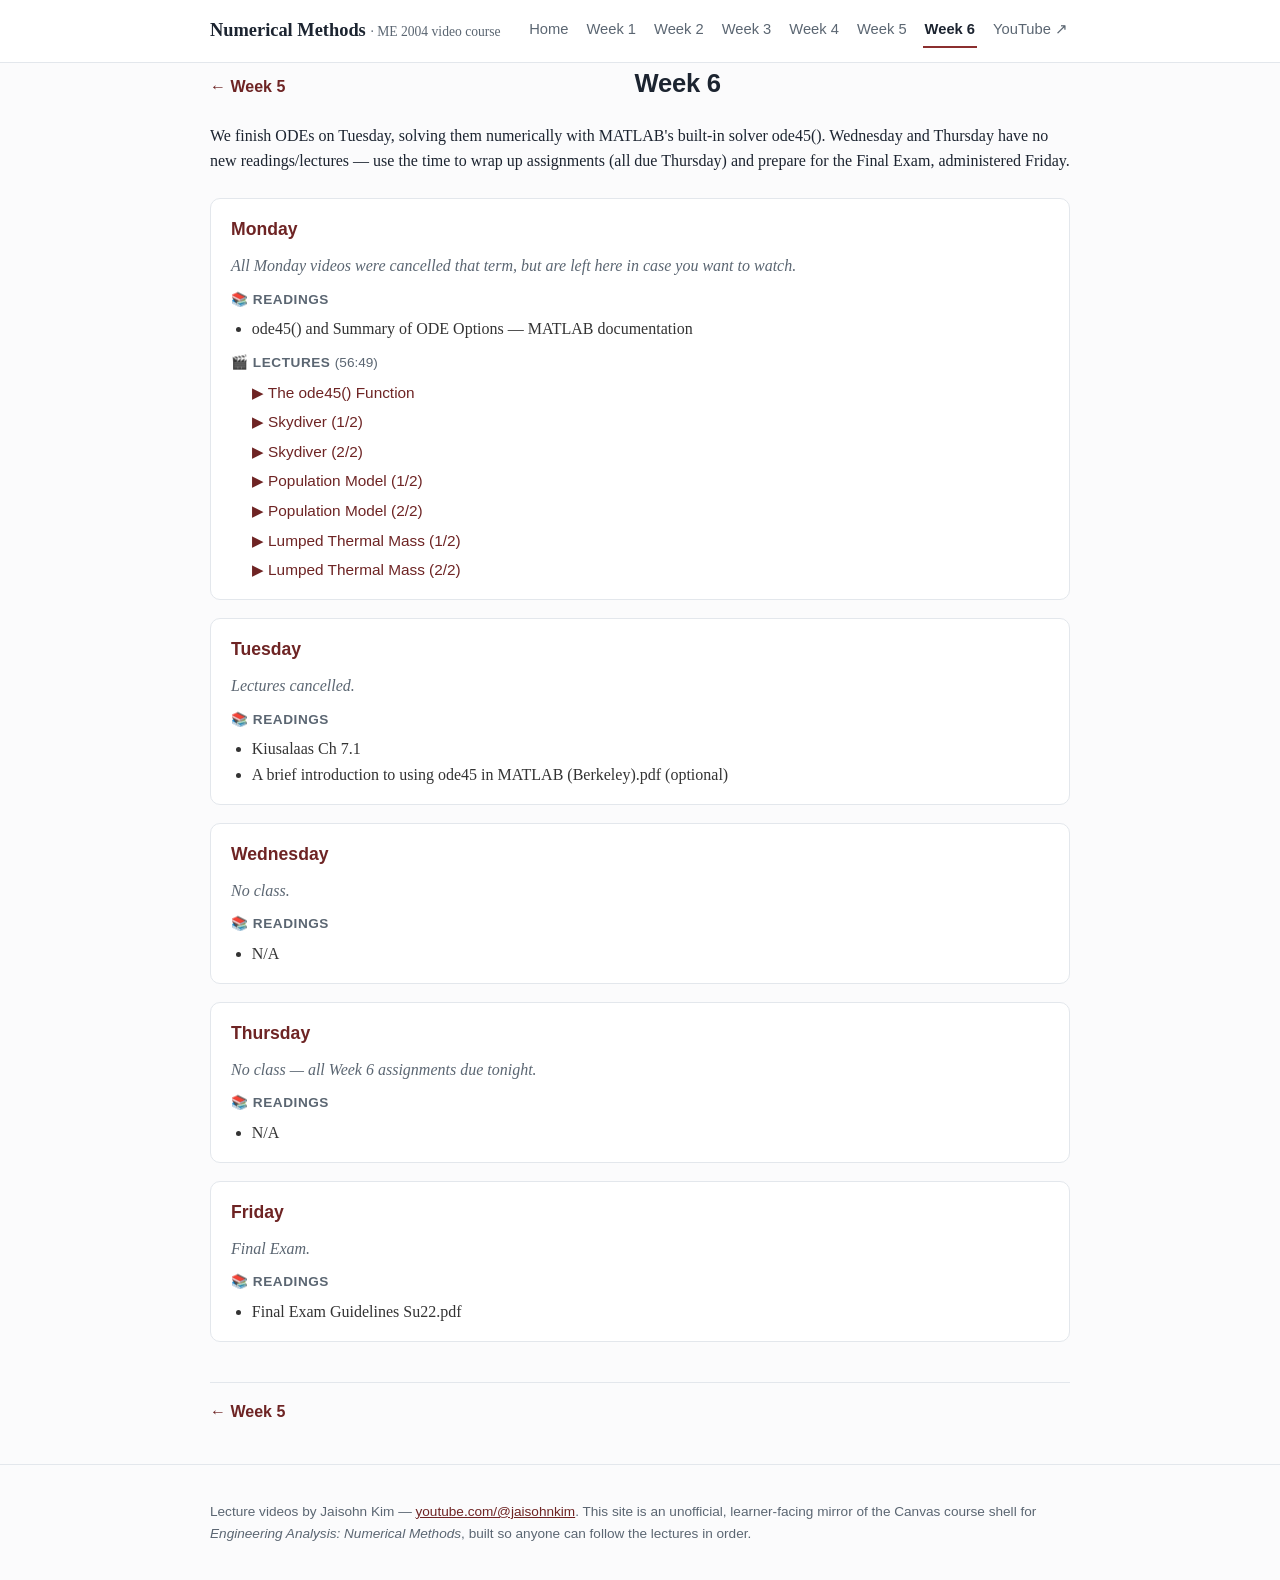
<file: docs/week6.html>
<!DOCTYPE html>
<html lang="en">
<head>
<meta charset="UTF-8">
<meta name="viewport" content="width=device-width, initial-scale=1.0">
<title>Week 6 · Numerical Methods (ME 2004)</title>
<meta name="description" content="Week 6 reading and lecture schedule for ME 2004.">
<link rel="stylesheet" href="assets/style.css">
<link rel="icon" href="data:,">
</head>
<body>
<header class="site-header">
  <div class="wrap">
    <a class="brand" href="index.html">Numerical&nbsp;Methods <span>· ME 2004 video course</span></a>
    <nav>
      <a href="index.html" class="">Home</a>
      <a href="week1.html" class="">Week 1</a>
      <a href="week2.html" class="">Week 2</a>
      <a href="week3.html" class="">Week 3</a>
      <a href="week4.html" class="">Week 4</a>
      <a href="week5.html" class="">Week 5</a>
      <a href="week6.html" class="active">Week 6</a>
      <a href="https://www.youtube.com/@jaisohnkim/videos" target="_blank" rel="noopener">YouTube ↗</a>
    </nav>
  </div>
</header>
<main class="wrap">

<div class="weeknav"><a href="week5.html" class="prevnext">← Week 5</a><h1>Week 6</h1><span></span></div>
<p class="blurb">We finish ODEs on Tuesday, solving them numerically with MATLAB&#x27;s built-in solver ode45().
    Wednesday and Thursday have no new readings/lectures — use the time to wrap up assignments (all due
    Thursday) and prepare for the Final Exam, administered Friday.</p>

<div class="days">
<article class="day">
<h3>Monday</h3>
<p class="note">All Monday videos were cancelled that term, but are left here in case you want to watch.</p>
<div class="col readings"><h4>📚 Readings</h4><ul>
<li>ode45() and Summary of ODE Options — MATLAB documentation</li>
</ul></div>
<div class="col lectures"><h4>🎬 Lectures <span class="dur">(56:49)</span></h4>
<ul class="videos">
<li><a href="https://www.youtube.com/watch?v=2kaERUM27NM" target="_blank" rel="noopener">▶ The ode45() Function</a></li>
<li><a href="https://www.youtube.com/watch?v=HkWPMrqjsBU" target="_blank" rel="noopener">▶ Skydiver (1/2)</a></li>
<li><a href="https://www.youtube.com/watch?v=IIth5JFIlHs" target="_blank" rel="noopener">▶ Skydiver (2/2)</a></li>
<li><a href="https://www.youtube.com/watch?v=KVDGSkkPTMs" target="_blank" rel="noopener">▶ Population Model (1/2)</a></li>
<li><a href="https://www.youtube.com/watch?v=cmMDewgmtwM" target="_blank" rel="noopener">▶ Population Model (2/2)</a></li>
<li><a href="https://www.youtube.com/watch?v=Nn76G7HN3v0" target="_blank" rel="noopener">▶ Lumped Thermal Mass (1/2)</a></li>
<li><a href="https://www.youtube.com/watch?v=EeeNJ5rEYdE" target="_blank" rel="noopener">▶ Lumped Thermal Mass (2/2)</a></li>
</ul>
</div>
</article>
<article class="day">
<h3>Tuesday</h3>
<p class="note">Lectures cancelled.</p>
<div class="col readings"><h4>📚 Readings</h4><ul>
<li>Kiusalaas Ch 7.1</li>
<li>A brief introduction to using ode45 in MATLAB (Berkeley).pdf (optional)</li>
</ul></div>
</article>
<article class="day">
<h3>Wednesday</h3>
<p class="note">No class.</p>
<div class="col readings"><h4>📚 Readings</h4><ul>
<li>N/A</li>
</ul></div>
</article>
<article class="day">
<h3>Thursday</h3>
<p class="note">No class — all Week 6 assignments due tonight.</p>
<div class="col readings"><h4>📚 Readings</h4><ul>
<li>N/A</li>
</ul></div>
</article>
<article class="day">
<h3>Friday</h3>
<p class="note">Final Exam.</p>
<div class="col readings"><h4>📚 Readings</h4><ul>
<li>Final Exam Guidelines Su22.pdf</li>
</ul></div>
</article>
</div>
<div class="weeknav bottom"><a href="week5.html" class="prevnext">← Week 5</a><span></span></div>

</main>
<footer class="site-footer">
  <div class="wrap">
    <p>Lecture videos by Jaisohn Kim — <a href="https://www.youtube.com/@jaisohnkim" target="_blank" rel="noopener">youtube.com/@jaisohnkim</a>.
    This site is an unofficial, learner-facing mirror of the Canvas course shell for
    <em>Engineering Analysis: Numerical Methods</em>, built so anyone can follow the lectures in order.</p>
  </div>
</footer>
</body>
</html>
</file>
<file: docs/assets/style.css>
:root{
  --ink:#1c2430; --muted:#5b6672; --line:#e3e7ec; --bg:#fbfbfc; --panel:#ffffff;
  --accent:#8b2f2f; --accent-ink:#6e2424; --focus:#2e5aac;
  --radius:10px;
  font-size:16px;
}
*{box-sizing:border-box;}
html,body{margin:0;padding:0;}
body{
  background:var(--bg); color:var(--ink);
  font-family:"Iowan Old Style","Palatino Linotype",Palatino,Georgia,"Times New Roman",serif;
  line-height:1.6;
}
.wrap{max-width:900px;margin:0 auto;padding:0 20px;}
a{color:var(--accent-ink);}
a:hover{color:var(--accent);}

.site-header{border-bottom:1px solid var(--line); background:var(--panel);}
.site-header .wrap{display:flex;flex-wrap:wrap;align-items:center;justify-content:space-between;padding:14px 20px;gap:10px;}
.brand{font-weight:700;font-size:1.15rem;text-decoration:none;color:var(--ink);}
.brand span{font-weight:400;color:var(--muted);font-size:0.85rem;}
nav{display:flex;flex-wrap:wrap;gap:4px 14px;font-family:-apple-system,BlinkMacSystemFont,"Segoe UI",sans-serif;font-size:0.92rem;}
nav a{text-decoration:none;color:var(--muted);padding:4px 2px;border-bottom:2px solid transparent;}
nav a.active{color:var(--ink);border-bottom-color:var(--accent);font-weight:600;}
nav a:hover{color:var(--ink);}

main{padding:36px 20px 60px;}

.hero h1{font-size:2rem;margin-bottom:0.4em;}
.hero .lede{font-size:1.08rem;color:var(--ink);}

h1{font-family:-apple-system,BlinkMacSystemFont,"Segoe UI",sans-serif;letter-spacing:-0.01em;}
h2{font-family:-apple-system,BlinkMacSystemFont,"Segoe UI",sans-serif;font-size:1.35rem;margin-top:2.2em;border-bottom:1px solid var(--line);padding-bottom:0.3em;}
h3{font-family:-apple-system,BlinkMacSystemFont,"Segoe UI",sans-serif;}

.howto{padding-left:1.2em;}
.howto li{margin-bottom:0.4em;}

.weekgrid{display:grid;grid-template-columns:repeat(auto-fill,minmax(200px,1fr));gap:12px;margin-top:1em;}
.weekcard{display:block;background:var(--panel);border:1px solid var(--line);border-radius:var(--radius);
  padding:16px 18px;text-decoration:none;color:var(--ink);transition:border-color .15s, transform .15s;}
.weekcard:hover{border-color:var(--accent);transform:translateY(-1px);}
.weekcard h3{margin:0;font-size:1.1rem;color:var(--accent-ink);}

.weeknav{display:flex;align-items:baseline;justify-content:space-between;gap:12px;font-family:-apple-system,BlinkMacSystemFont,"Segoe UI",sans-serif;flex-wrap:wrap;}
.weeknav h1{margin:0;font-size:1.6rem;flex:1;text-align:center;}
.weeknav.bottom{margin-top:2.5em;padding-top:1em;border-top:1px solid var(--line);}
.prevnext{text-decoration:none;font-weight:600;white-space:nowrap;}

.blurb{margin-top:1.2em;}
.callout{background:#fbeeea;border:1px solid #e7c6bc;color:var(--accent-ink);border-radius:var(--radius);padding:10px 14px;font-family:-apple-system,BlinkMacSystemFont,"Segoe UI",sans-serif;font-size:0.95rem;}

.days{margin-top:1.5em;display:flex;flex-direction:column;gap:18px;}
.day{background:var(--panel);border:1px solid var(--line);border-radius:var(--radius);padding:16px 20px;}
.day h3{margin:0 0 10px;font-size:1.1rem;color:var(--accent-ink);}
.day .note{font-style:italic;color:var(--muted);margin:0.2em 0;}
.day .col{margin-top:10px;}
.day .col h4{margin:0 0 6px;font-family:-apple-system,BlinkMacSystemFont,"Segoe UI",sans-serif;font-size:0.85rem;text-transform:uppercase;letter-spacing:0.04em;color:var(--muted);}
.day .col h4 .dur{text-transform:none;letter-spacing:normal;font-weight:400;}
.day ul{margin:0;padding-left:1.3em;}
.day .readings li{color:#333;}
.videos{list-style:none;padding:0;margin:0;display:flex;flex-direction:column;gap:4px;}
.videos li a{text-decoration:none;font-family:-apple-system,BlinkMacSystemFont,"Segoe UI",sans-serif;font-size:0.96rem;}
.videos li a.search{color:var(--focus);}
.videos li a.search::after{content:" (search)";font-size:0.78em;color:var(--muted);}

.site-footer{border-top:1px solid var(--line);margin-top:40px;padding:22px 0;color:var(--muted);font-family:-apple-system,BlinkMacSystemFont,"Segoe UI",sans-serif;font-size:0.85rem;}
</file>
